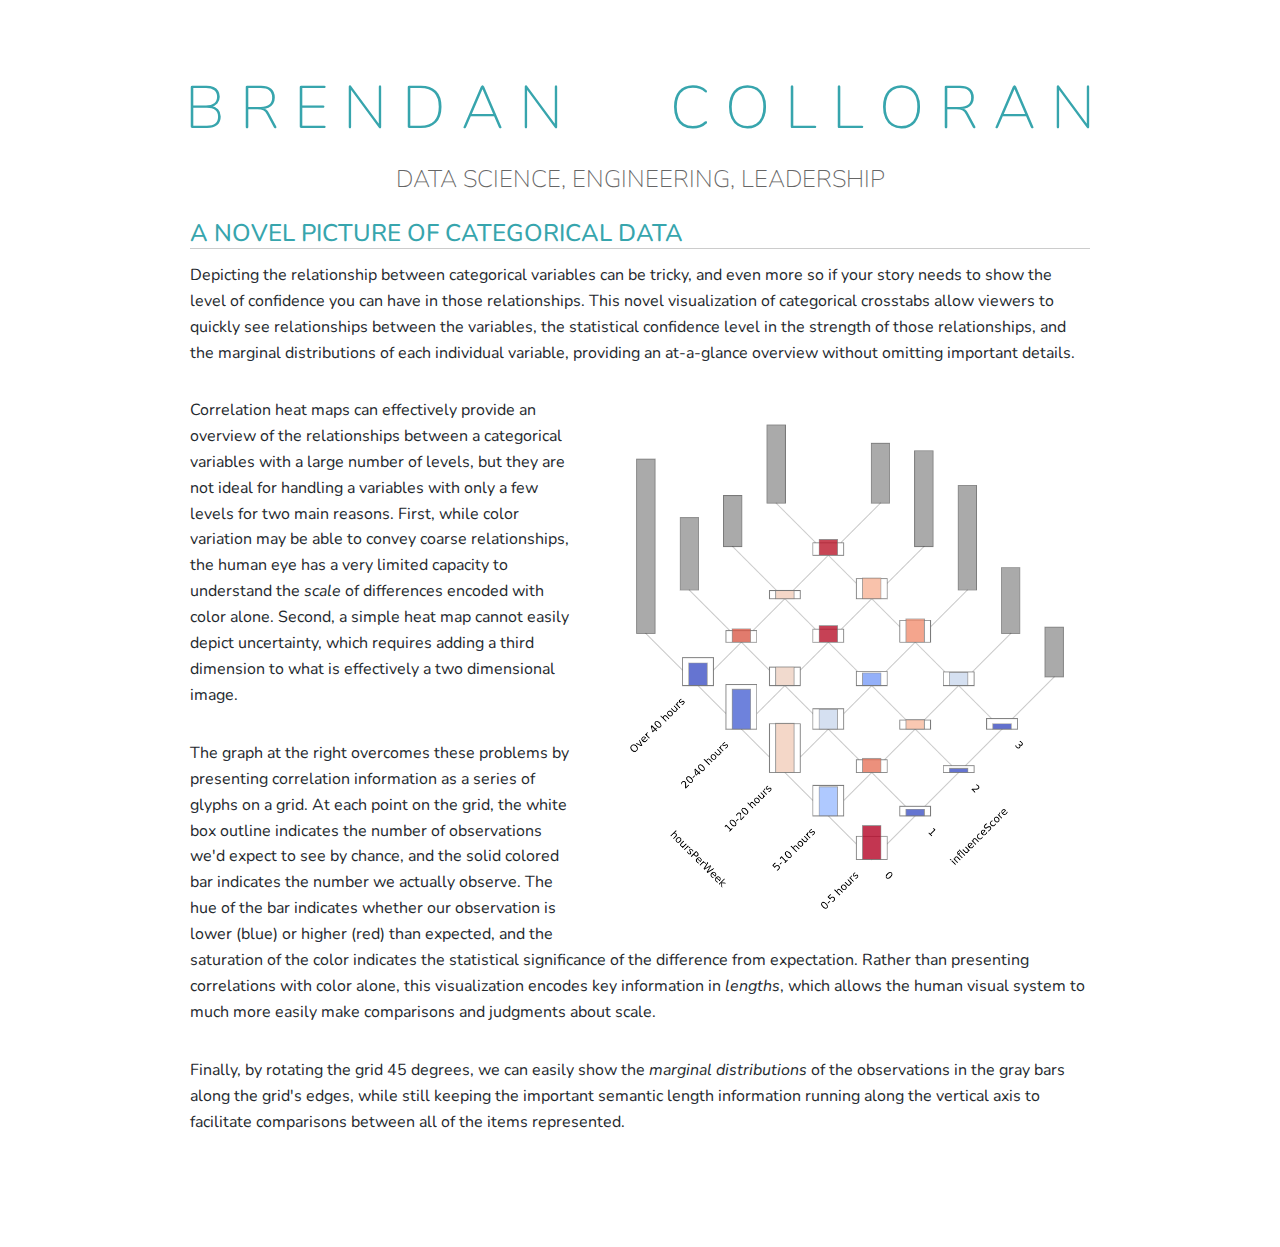
<file: categorical/index.html>
<html>
  <head>
    <meta http-equiv="Content-Type" content="text/html;charset=utf-8" />
    <meta name="robots" content="noindex,nofollow" />

    <link href="../styles/reset_and_base_styles.css" rel="stylesheet" />
    <link href="../styles/shared_site_styles.css" rel="stylesheet" />

    <link
      href="https://fonts.googleapis.com/css2?family=Nunito:wght@300;400;600;700&display=swap"
      rel="stylesheet"
    />
    <style>
      .barplot-desc > p {
        margin-bottom: 32px;
      }
    </style>
    <title>A Novel Picture of Categorical Data</title>
  </head>

  <body id="body">
    <script>
      0;
    </script>
    <div id="center-column">
      <div class="inner-grid-container">
        <div class="name">
          <div class="header-right">B R E N D A N</div>
          <div class="header-left">C O L L O R A N</div>
        </div>

        <div class="full-width-headline">
          DATA SCIENCE, ENGINEERING, LEADERSHIP
        </div>
      </div>

      <div class="inner-grid-container">
        <div class="description">
          <h4>A NOVEL PICTURE OF CATEGORICAL DATA</h4>
          <p>
            Depicting the relationship between categorical variables can be
            tricky, and even more so if your story needs to show the level of
            confidence you can have in those relationships. This novel
            visualization of categorical crosstabs allow viewers to quickly see
            relationships between the variables, the statistical confidence
            level in the strength of those relationships, and the marginal
            distributions of each individual variable, providing an at-a-glance
            overview without omitting important details.
          </p>
        </div>
      </div>

      <div class="inner-grid-container">
        <!-- <div class="two-column-grid"> -->
        <div class="barplot-desc">
          <img
            src="barplot.png"
            style="
              width: 480px;
              float: right;
              margin-left: 40px;
              margin-bottom: 20px;
            "
          />
          <p>
            Correlation heat maps can effectively provide an overview of the
            relationships between a categorical variables with a large number of
            levels, but they are not ideal for handling a variables with only a
            few levels for two main reasons. First, while color variation may be
            able to convey coarse relationships, the human eye has a very
            limited capacity to understand the <em>scale</em> of differences
            encoded with color alone. Second, a simple heat map cannot easily
            depict uncertainty, which requires adding a third dimension to what
            is effectively a two dimensional image.
          </p>
          <p>
            The graph at the right overcomes these problems by presenting
            correlation information as a series of glyphs on a grid. At each
            point on the grid, the white box outline indicates the number of
            observations we'd expect to see by chance, and the solid colored bar
            indicates the number we actually observe. The hue of the bar
            indicates whether our observation is lower (blue) or higher (red)
            than expected, and the saturation of the color indicates the
            statistical significance of the difference from expectation. Rather
            than presenting correlations with color alone, this visualization
            encodes key information in <em>lengths</em>, which allows the human
            visual system to much more easily make comparisons and judgments
            about scale.
          </p>
          <p>
            Finally, by rotating the grid 45 degrees, we can easily show the
            <em>marginal distributions</em> of the observations in the gray bars
            along the grid's edges, while still keeping the important semantic
            length information running along the vertical axis to facilitate
            comparisons between all of the items represented.
          </p>
          <!-- </div> -->
        </div>
      </div>
    </div>
  </body>
</html>
</file>
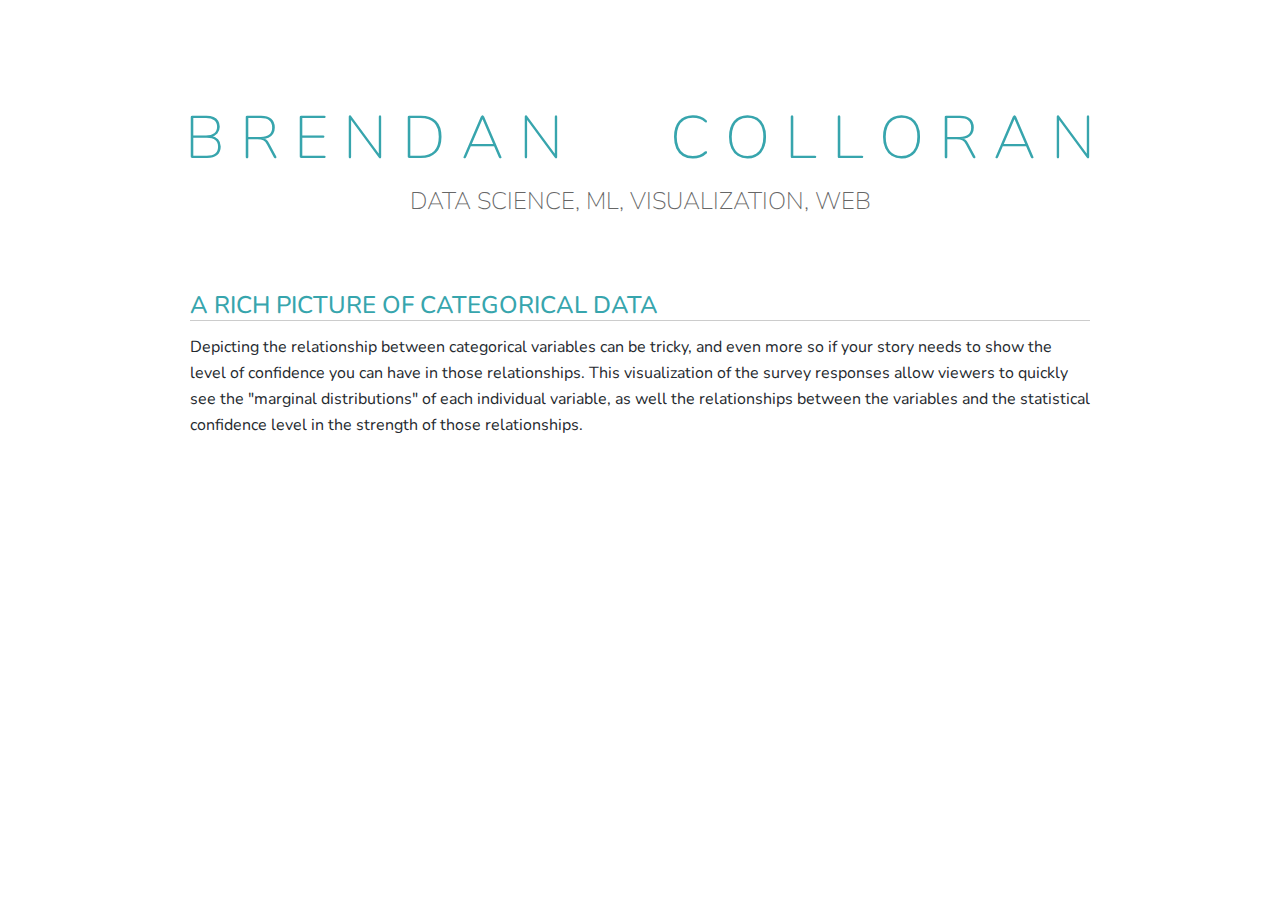
<file: categorical.html>
<html>
  <head>
    <meta http-equiv="Content-Type" content="text/html;charset=utf-8" />
    <meta name="robots" content="noindex,nofollow" />

    <!-- <script type="text/javascript" src="d3.v3/d3.v3.js"></script>
  <script type="text/javascript" src="js/date.js"></script>
  <script src="https://cdnjs.cloudflare.com/ajax/libs/popper.js/1.12.9/umd/popper.min.js"
    integrity="sha384-ApNbgh9B+Y1QKtv3Rn7W3mgPxhU9K/ScQsAP7hUibX39j7fakFPskvXusvfa0b4Q"
    crossorigin="anonymous"></script>
  <script src="https://ajax.googleapis.com/ajax/libs/jquery/1.11.1/jquery.min.js"></script>
  <script src="https://code.jquery.com/ui/1.11.1/jquery-ui.js"></script> -->

    <!-- <link href="styles/svgJson.css" rel="stylesheet" /> -->
    <!-- <link href="styles/rawJsonTable.css" rel="stylesheet" /> -->
    <!-- <link href="styles/dayDivSvg.css" rel="stylesheet" /> -->
    <link href="styles/reset_and_base_styles.css" rel="stylesheet" />
    <!-- <link href="styles/accordion_styles.css" rel="stylesheet" /> -->
    <!-- <link rel="stylesheet" type="text/css" href="styles/opensans-npm-webfont-master/style.css"> -->

    <!-- <link rel="stylesheet" type="text/css" href="//fonts.googleapis.com/css?family=Nunito" /> -->
    <link
      href="https://fonts.googleapis.com/css2?family=Nunito:wght@300;400;600;700&display=swap"
      rel="stylesheet"
    />

    <style>
      body {
        font-family: Nunito;
        margin-top: 80px;
        margin-bottom: 80px;
        margin-left: 0px;
        margin-right: 0px;

        grid-template-columns: auto 900px auto;
        grid-template-rows: auto;
        /* justify-items: center; */
        display: grid;
        overflow-y: scroll;
      }

      #center-column {
        grid-column-start: 2;
      }

      .inner-grid-container {
        grid-template-columns: 300px 300px 300px;
        grid-template-rows: auto;
        /* justify-items: center; */
        display: grid;
        /* height:100%; */
        margin: 0px;
        margin-top: 45px;
      }

      .description {
        grid-column-start: 1;
        grid-column-end: 4;
      }

      h4 {
        grid-column-start: 2;
        grid-column-end: 5;
        color: #37a5ad;
        font-size: 24px;
        font-weight: 500;
        font-variant: small-caps;
        margin-bottom: 0px;
        border-bottom: 1px solid #cccccc;
      }

      .name {
        font-size: 60px;
        font-style: normal;
        font-variant: normal;
        font-weight: 100;
        line-height: 37.4px;
        color: #37a5ad;
        margin: -5px;
        grid-column-start: 1;
        grid-column-end: 4;
      }

      .header-right {
        float: left;
        width: 440px;
      }
      .header-left {
        float: right;
        width: 440px;
        text-align: right;
      }

      .full-width-headline {
        grid-column-start: 1;
        grid-column-end: 4;
        text-align: center;
        font-size: 24px;
        font-style: normal;
        font-variant: normal;
        font-weight: 100;
        color: #666666;
        margin-top: 30px;
      }
      /* 
      .grid-left {
        grid-column-start: 2;
        grid-column-end: 4;
      } */

      /* .grid-right {
        grid-column-start: 3;
        grid-column-end: 5;
      } */

      .impact {
        font-weight: 600;
        color: #37a5ad;
      }

      .image-left {
        grid-column-start: 1;
        grid-column-end: 3;
      }

      .image-background-left {
        height: calc(100% - 62px);
        background-position: right center;
        margin-top: 39px;
        border: 1px solid #b9e9ed;
        margin-right: 105px;
        margin-bottom: 40px;
        margin-left: -100px;
        background-repeat: no-repeat;
      }
      .tab-inner-grid-container {
        display: grid;

        grid-template-rows: auto;
        justify-content: space-between;
        margin: 0px;
        margin-top: 15px;
        padding: 0px;

        grid-template-columns: 280px 280px 280px;
        grid-template-rows: 160px 160px;
        grid-gap: 30px;
      }

      .tab-inner-grid-container > li {
        border: 1px solid #b9e9ed;
        list-style-type: none;
        overflow: hidden;
        /* grid-column-start: 1; */
      }

      .link-button-container {
        text-align: center;
        display: grid;
        justify-items: center;

        grid-column-start: 1;
        grid-column-end: 4;

        padding-top: 20px;
      }
      .link-button-container > a:hover {
        text-decoration: none;
      }
      .link-button {
        background-color: #f8f8f8;
        color: #37a5ad;
        padding: 2px 30px;
        font-size: 23px;
        font-weight: 300;
        font-variant: small-caps;
        border-radius: 11px;
        border: 1px solid #cfcfcf;
      }

      .description > p {
        margin-top: 14px;
      }
    </style>
    <title>Brendan Colloran - selected visualizations</title>
  </head>

  <body id="body">
    <div id="center-column">
      <div class="inner-grid-container">
        <div class="name">
          <div class="header-right">B R E N D A N</div>
          <div class="header-left">C O L L O R A N</div>
        </div>

        <div class="full-width-headline">
          DATA SCIENCE, ML, VISUALIZATION, WEB
        </div>
      </div>

      <div class="inner-grid-container" id="tabs-2">
        <div class="description">
          <h4>A RICH PICTURE OF CATEGORICAL DATA</h4>
          <p>
            Depicting the relationship between categorical variables can be
            tricky, and even more so if your story needs to show the level of
            confidence you can have in those relationships. This visualization
            of the survey responses allow viewers to quickly see the "marginal
            distributions" of each individual variable, as well the
            relationships between the variables and the statistical confidence
            level in the strength of those relationships.
          </p>
        </div>
      </div>
    </div>
  </body>
</html>
</file>
<file: styles/shared_site_styles.css>
body {
  font-family: Nunito;
  margin-top: 80px;
  margin-bottom: 80px;
  margin-left: 0px;
  margin-right: 0px;

  grid-template-columns: auto 900px auto;
  grid-template-rows: auto;
  /* justify-items: center; */
  display: grid;
  overflow-y: scroll;
}

#center-column {
  grid-column-start: 2;
}

#tabs {
  display: grid;
  grid-template-columns: 440px auto;
  grid-gap: 37px;
}

/* .inner-grid-container {
        grid-template-columns: 300px 300px 300px;
        grid-template-rows: auto;
        display: grid;
        margin: 0px;
        margin-top: 15px;
      } */
.inner-grid-container {
  /* grid-template-columns: 300px 300px 300px; */
  grid-template-rows: auto;
  /* justify-items: center; */
  display: grid;
  /* height: 100%; */
  margin: 0px;
  margin-top: 15px;
}

.description {
  grid-column-start: 1;
  grid-column-end: 4;
}

h4 {
  grid-column-start: 2;
  grid-column-end: 5;
  color: #37a5ad;
  font-size: 24px;
  font-weight: 500;
  font-variant: small-caps;
  margin-bottom: 0px;
  margin-top: 0px;
  border-bottom: 1px solid #cccccc;
}

.name {
  font-size: 60px;
  font-style: normal;
  font-variant: normal;
  font-weight: 100;
  line-height: 37.4px;
  color: #37a5ad;
  margin: -5px;
  grid-column-start: 1;
  grid-column-end: 4;
}

.header-right {
  float: left;
  width: 440px;
}
.header-left {
  float: right;
  width: 440px;
  text-align: right;
}

.full-width-headline {
  grid-column-start: 1;
  grid-column-end: 4;
  text-align: center;
  font-size: 24px;
  font-style: normal;
  font-variant: normal;
  font-weight: 100;
  color: #666666;
  margin-top: 38px;
  margin-bottom: 4px;
}

.impact {
  font-weight: 600;
  color: #37a5ad;
}

.image-left {
  grid-column-start: 1;
  grid-column-end: 3;
}

.image-background-left {
  height: calc(100% - 62px);
  background-position: right center;
  margin-top: 39px;
  border: 1px solid #b9e9ed;
  margin-right: 105px;
  margin-bottom: 40px;
  margin-left: -100px;
  background-repeat: no-repeat;
}

.tab-inner-grid-container {
  display: grid;
  /* grid-template-columns: 120px 120px 120px 120px 120px 120px; */

  grid-template-rows: auto;
  justify-content: space-between;
  /* justify-items: center; */
  margin: 0px;
  margin-top: 15px;
  padding: 0px;

  /* grid-template-columns: 280px 280px 280px;
        grid-template-rows: 160px 160px;
        grid-gap: 30px; */

  grid-template-columns: 200px 200px;
  grid-template-rows: 160px 160px 160px;
  grid-gap: 30px;
}

.tab-inner-grid-container > li {
  border: 1px solid #b9e9ed;
  list-style-type: none;
  overflow: hidden;
  /* grid-column-start: 1; */
}

#tab-ul {
  grid-column-start: 2;
  grid-row-start: 1;
}

.link-button-container {
  text-align: center;
  display: grid;
  width: 100%;
  /* justify-items: center;

        grid-column-start: 1;
        grid-column-end: 4;

        padding-top: 20px; */
}
.link-button-container > a:hover {
  text-decoration: none;
}
/* .link-button {
        background-color: #f8f8f8;
        color: #37a5ad;
        padding: 2px 30px;
        font-size: 23px;
        font-weight: 300;
        font-variant: small-caps;
        border-radius: 11px;
        border: 1px solid #cfcfcf;
      } */
.link-button {
  background-color: #f8f8f8;
  color: #37a5ad;
  padding: 2px 30px;
  font-size: 15px;
  font-weight: 700;
  font-variant: small-caps;
  /* border-radius: 0px; */
  border: 1px solid #cfcfcf;
  min-width: 100%;
  text-align: center;
  margin-top: 20px;
}
.link-button:hover {
  background-color: #eee;
}
.description > p {
  margin-top: 14px;
}

.two-column-grid {
  display: grid;
  grid-template-columns: 430px 430px;
  grid-gap: 40px;
}
</file>
